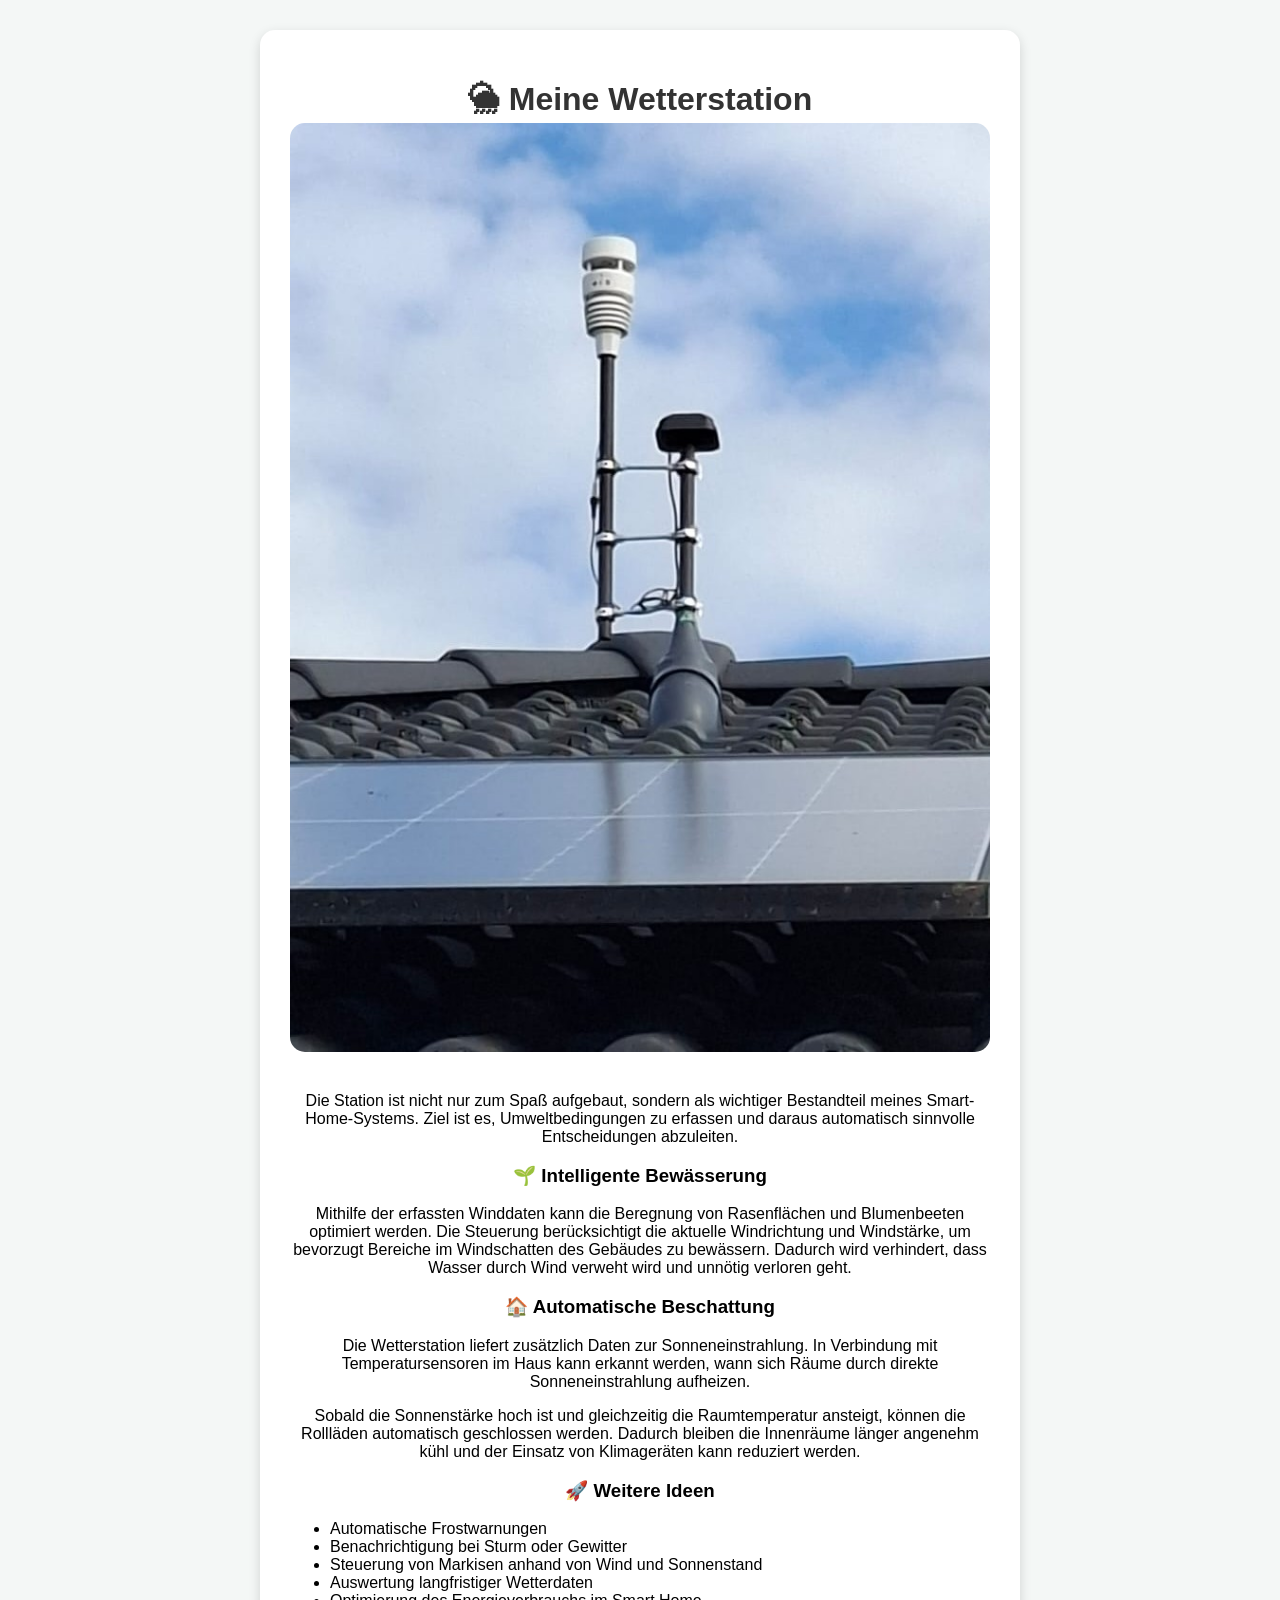
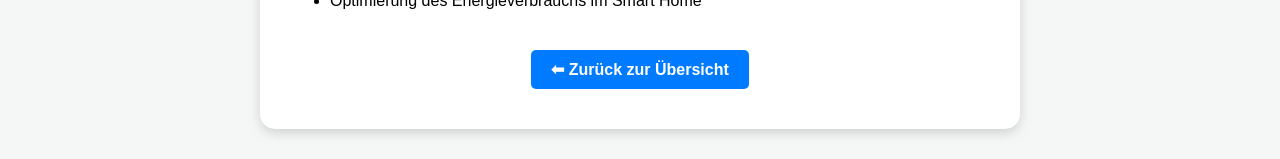
<file: Wetterstation.html>
<!DOCTYPE html>
<html lang="de">
<head>
    <meta charset="UTF-8">
    <meta name="viewport" content="width=device-width, initial-scale=1.0">
    <title>Meine Wetterstation</title>
    <!-- Richtiges Einbinden der CSS-Datei (ohne ../) -->
    <link rel="stylesheet" href="css/style.css">
</head>
<body>

<div class="card">

    <h1>🌦 Meine Wetterstation</h1>

    <!-- Bildpfad korrigiert (ohne ../) -->
    <img src="Bilder/Wetterstation.jpeg"
         alt="Meine Wetterstation"
         style="max-width:100%; border-radius:15px; margin-bottom:20px;">

    <!-- Abgehackter Satzanfang repariert -->
    <p>
        Die Station ist nicht nur zum Spaß aufgebaut,
        sondern als wichtiger Bestandteil meines Smart-Home-Systems.
        Ziel ist es, Umweltbedingungen zu erfassen und daraus automatisch
        sinnvolle Entscheidungen abzuleiten.
    </p>

    <h3>🌱 Intelligente Bewässerung</h3>

    <p>
        Mithilfe der erfassten Winddaten kann die Beregnung von Rasenflächen
        und Blumenbeeten optimiert werden. Die Steuerung berücksichtigt die
        aktuelle Windrichtung und Windstärke, um bevorzugt Bereiche im
        Windschatten des Gebäudes zu bewässern. Dadurch wird verhindert,
        dass Wasser durch Wind verweht wird und unnötig verloren geht.
    </p>

    <h3>🏠 Automatische Beschattung</h3>

    <p>
        Die Wetterstation liefert zusätzlich Daten zur Sonneneinstrahlung.
        In Verbindung mit Temperatursensoren im Haus kann erkannt werden,
        wann sich Räume durch direkte Sonneneinstrahlung aufheizen.
    </p>

    <p>
        Sobald die Sonnenstärke hoch ist und gleichzeitig die Raumtemperatur
        ansteigt, können die Rollläden automatisch geschlossen werden.
        Dadurch bleiben die Innenräume länger angenehm kühl und der Einsatz
        von Klimageräten kann reduziert werden.
    </p>

    <h3>🚀 Weitere Ideen</h3>

    <ul style="text-align:left;">
        <li>Automatische Frostwarnungen</li>
        <li>Benachrichtigung bei Sturm oder Gewitter</li>
        <li>Steuerung von Markisen anhand von Wind und Sonnenstand</li>
        <li>Auswertung langfristiger Wetterdaten</li>
        <li>Optimierung des Energieverbrauchs im Smart Home</li>
    </ul>

    <!-- Button zurück zur Hauptseite eingefügt -->
    <div style="text-align: center; margin-top: 30px;">
        <a href="index.html" class="projekt-link" style="display: inline-block; text-decoration: none; padding: 10px 20px; background: #007bff; color: white; border-radius: 5px;">
            ⬅ Zurück zur Übersicht
        </a>
    </div>

</div>

</body>
</html>
</file>
<file: css/style.css>
body {
  font-family: Arial, sans-serif;
  background: #f4f7f6;
  margin: 0;
  padding: 30px;
  text-align: center;
}

.card {
  max-width: 700px;
  margin: auto;
  background: white;
  border-radius: 15px;
  padding: 30px;
  box-shadow: 0 4px 12px rgba(0,0,0,.15);
}

h1 {
  margin-bottom: 5px;
  color: #333;
}

.ort {
  color: #666;
  margin-bottom: 25px;
}

.temp {
  font-size: 56px;
  font-weight: bold;
  color: #ff5722;
  margin-bottom: 30px;
}

.grid {
  display: grid;
  grid-template-columns: 1fr 1fr;
  gap: 12px;
}

.info {
  background: #f7f8fa;
  border-radius: 10px;
  padding: 15px;
  font-size: 18px;
  transition: all .2s ease;
}

.info:hover {
  transform: translateY(-3px);
  box-shadow: 0 4px 10px rgba(0,0,0,.15);
}

/* Macht Boxen mit Klick-Funktion als klickbar erkennbar */
.info[onclick] {
  cursor: pointer;
}

/* Färbt die klickbare Box beim Drüberfahren leicht bläulich ein */
.info[onclick]:hover {
  background: #e9f2ff;
}

.label {
  color: #666;
  margin-bottom: 5px;
}

.value {
  font-weight: bold;
  color: #222;
}

.projekte {
  margin-top: 30px;
  padding-top: 20px;
  border-top: 1px solid #ddd;
}

.projekte h2 {
  color: #333;
}

.projekt-link {
  display: block;
  margin: 10px 0;
  padding: 12px;
  border-radius: 10px;
  background: #f7f8fa;
  text-decoration: none;
  color: #222;
  font-weight: bold;
}

.projekt-link:hover {
  background: #e9f2ff;
}

.stand {
  margin-top: 25px;
  color: #666;
  font-size: 16px;
}

/* --- DESIGN FÜR DAS STATISTIK-POPUP (MODAL) --- */
.modal {
  display: none; 
  position: fixed; 
  z-index: 1000; 
  left: 0; 
  top: 0; 
  width: 100%; 
  height: 100%; 
  background-color: rgba(0,0,0,0.6);
}

.modal-content {
  background-color: #fff; 
  margin: 15% auto; 
  padding: 25px; 
  border-radius: 15px; 
  width: 85%; 
  max-width: 400px; 
  box-shadow: 0 5px 15px rgba(0,0,0,0.3); 
  position: relative; 
  color: #333; 
  text-align: left; /* Überschreibt die Zentrierung der Hauptseite */
}

.close-btn {
  position: absolute; 
  right: 20px; 
  top: 10px; 
  font-size: 30px; 
  font-weight: bold; 
  cursor: pointer; 
  color: #aaa;
}

.close-btn:hover {
  color: #000;
}

.modal-content h2 {
  margin-top: 0; 
  color: #007bff; 
  display: flex; 
  align-items: center; 
  gap: 10px;
}

.modal-content hr {
  border: 0; 
  border-top: 1px solid #eee; 
  margin-bottom: 15px;
}

.modal-content ul {
  list-style: none; 
  padding: 0; 
  margin: 0; 
  font-size: 16px;
}

.modal-content li {
  padding: 12px 0; 
  border-bottom: 1px solid #eee; 
  display: flex; 
  justify-content: space-between; 
  align-items: center;
}

.modal-content li:last-child {
  border-bottom: none;
}

/* RESPONSIVE LAYOUT */
@media (max-width: 600px) {
  .grid {
    grid-template-columns: 1fr;
  }
}
</file>
